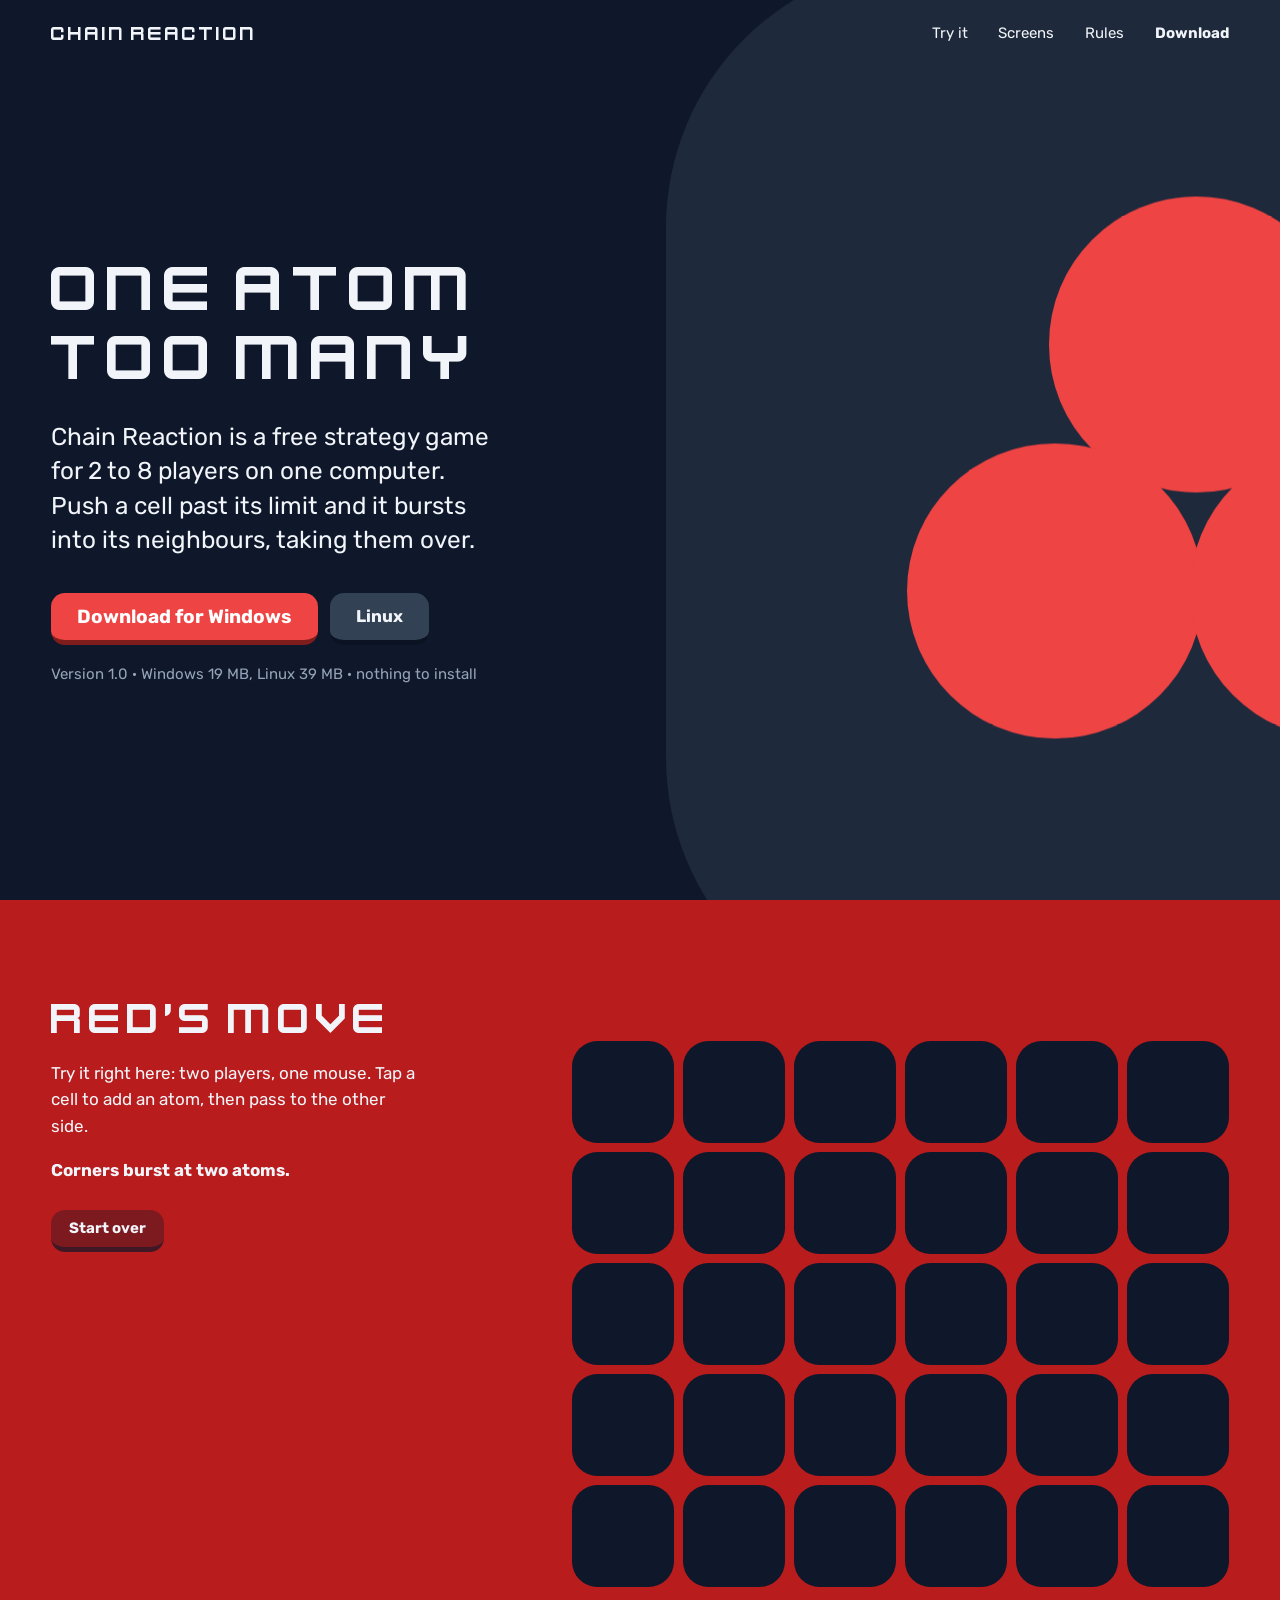
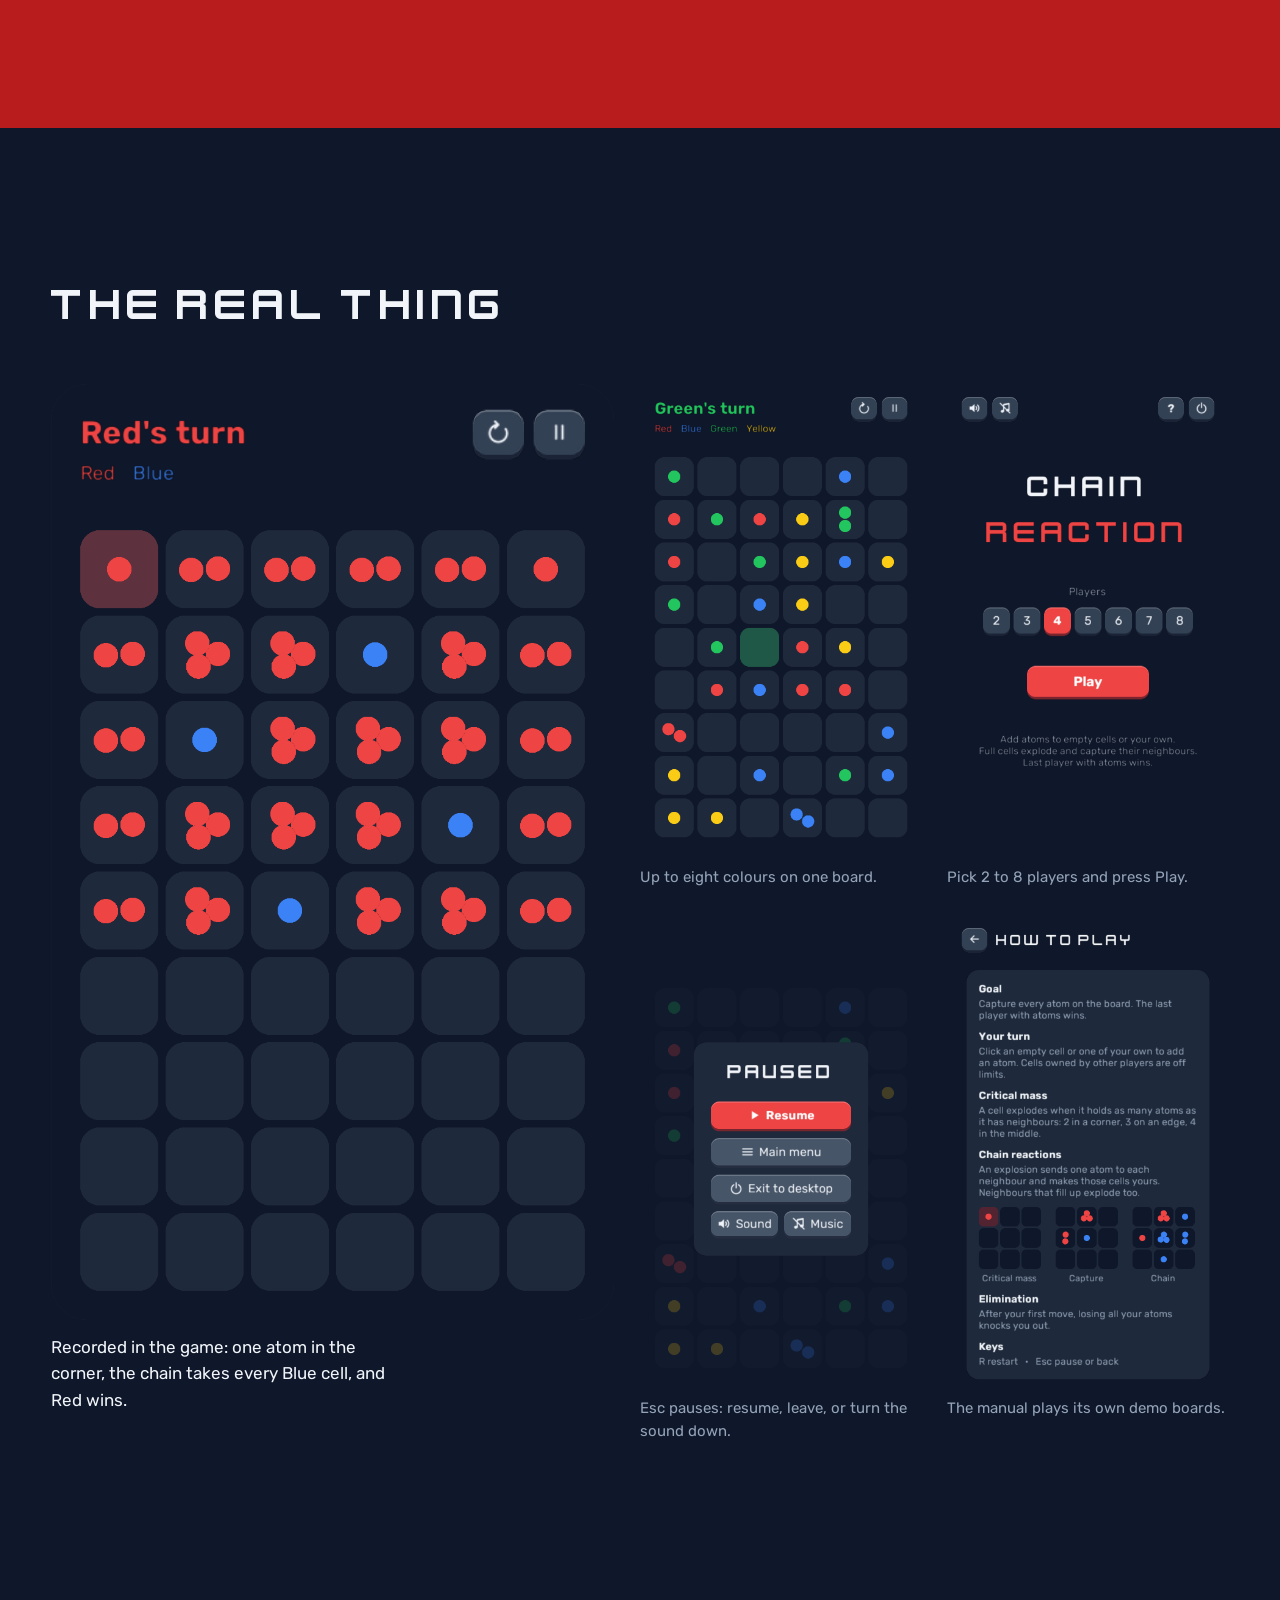
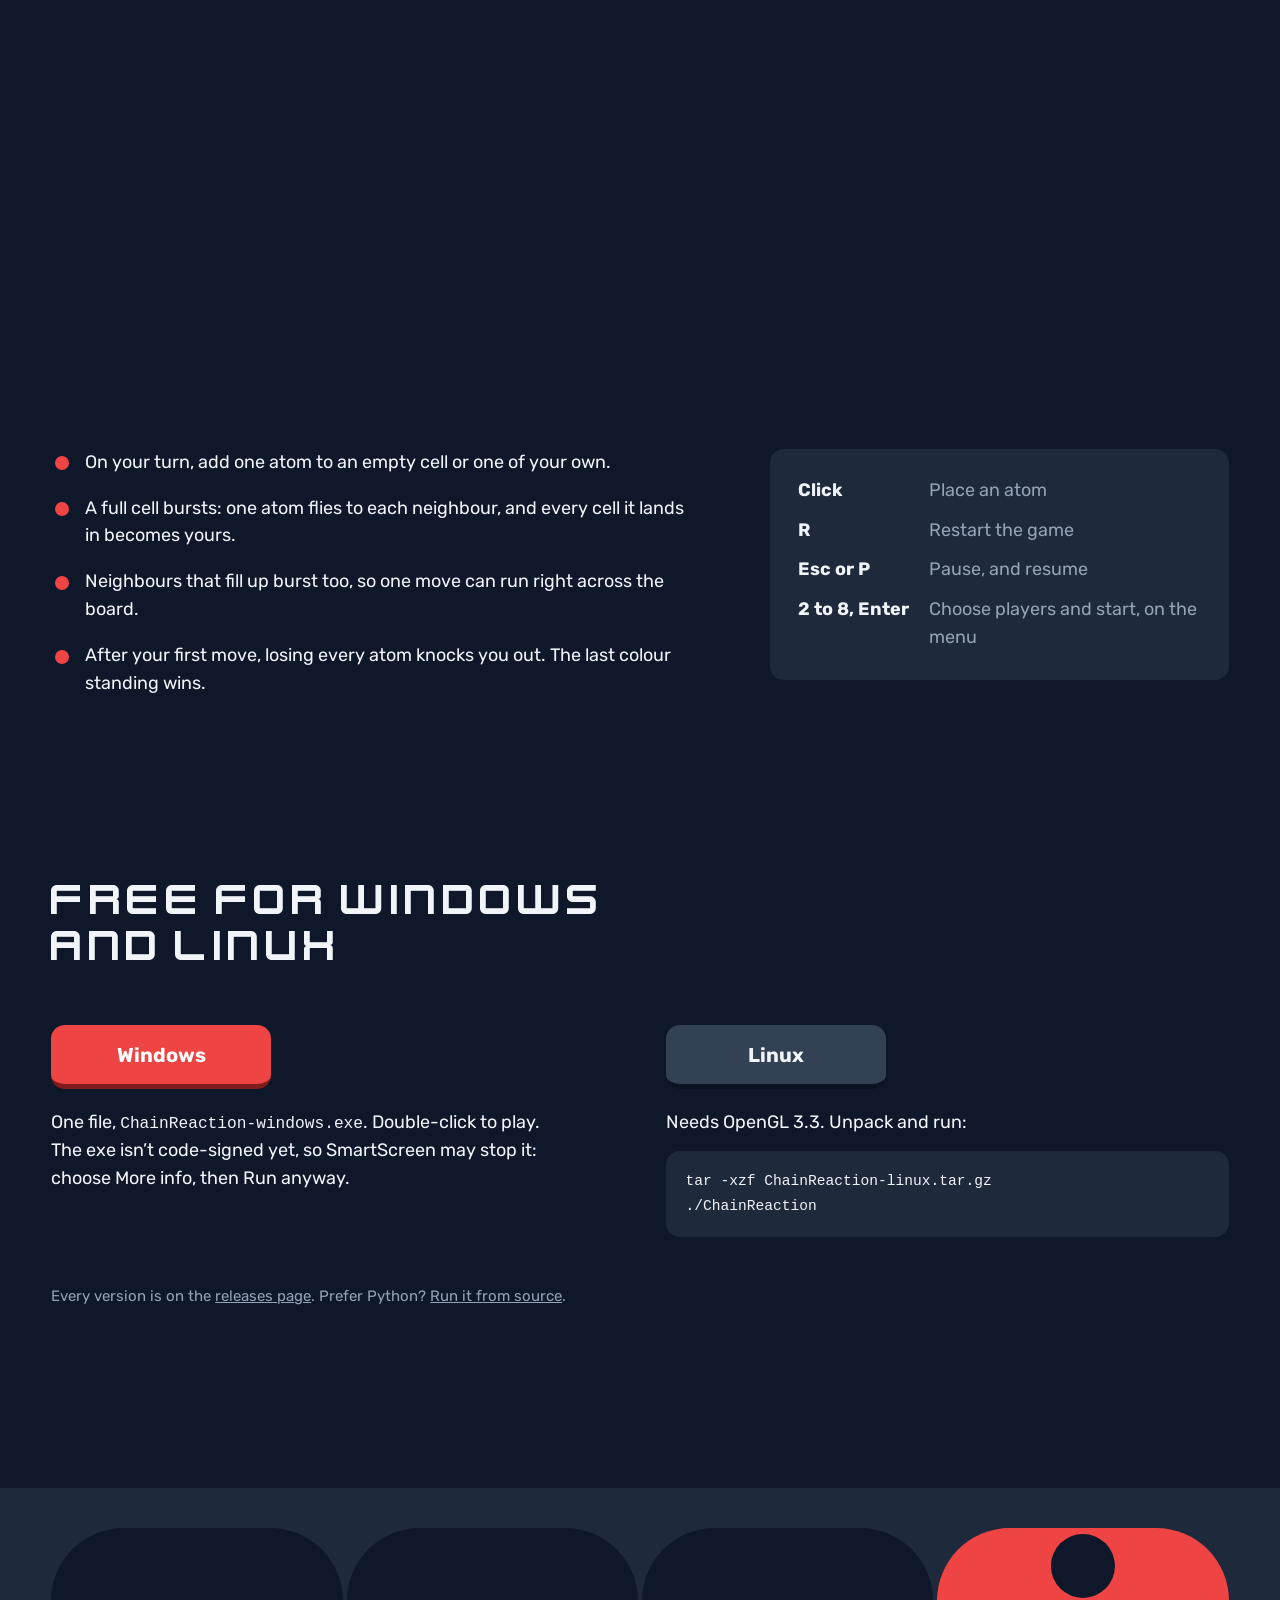
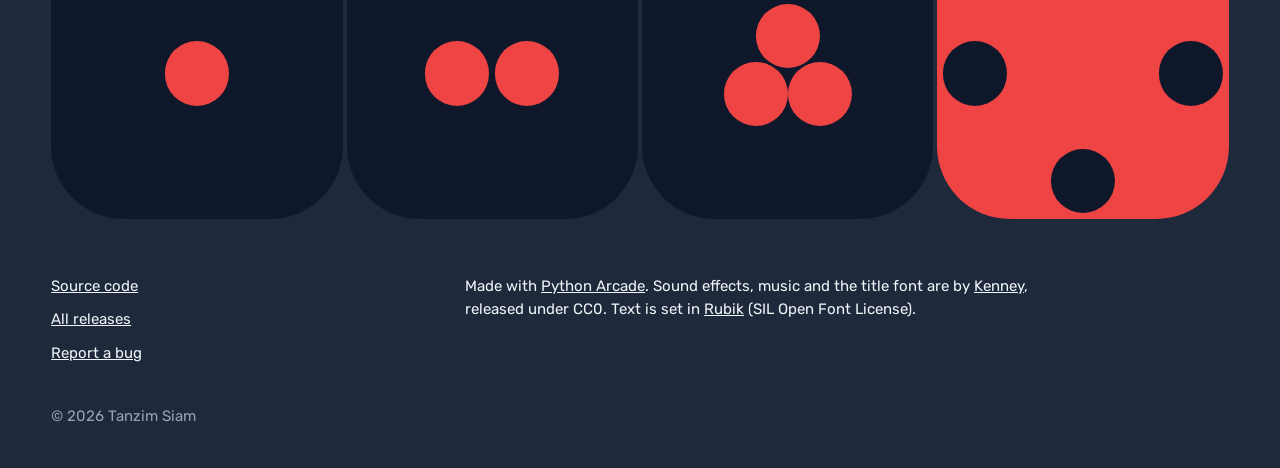
<file: site/index.html>
<!doctype html>
<html lang="en">
<head>
<meta charset="utf-8">
<meta name="viewport" content="width=device-width, initial-scale=1">
<title>Chain Reaction · Free strategy game for Windows and Linux</title>
<meta name="description" content="A free 2 to 8 player strategy game. Fill a cell past its limit and it bursts into its neighbours, taking them over. Download for Windows or Linux.">
<meta property="og:title" content="Chain Reaction">
<meta property="og:description" content="One atom too many and the board goes off. Free for Windows and Linux.">
<meta property="og:type" content="website">
<meta property="og:url" content="https://tanximsiam.github.io/Chain-Reaction/">
<meta property="og:image" content="https://tanximsiam.github.io/Chain-Reaction/img/banner.png">
<meta property="og:image:width" content="1200">
<meta property="og:image:height" content="630">
<meta property="og:image:alt" content="Chain Reaction: a free strategy game for 2 to 8 players, for Windows and Linux">
<meta name="twitter:card" content="summary_large_image">
<link rel="icon" href="img/icon.png">
<link rel="stylesheet" href="style.css">
<script>document.documentElement.classList.add("js")</script>
</head>
<body>

<header class="bar">
  <a class="wordmark" href="#top">Chain Reaction</a>
  <nav aria-label="Sections">
    <a href="#try">Try it</a>
    <a href="#screens">Screens</a>
    <a href="#rules">Rules</a>
    <a class="bar-action" href="#download">Download</a>
  </nav>
</header>

<main id="top">
  <section class="hero">
    <div class="hero-copy">
      <h1>One atom<br>too many</h1>
      <p class="lede">Chain Reaction is a free strategy game for 2 to 8 players on one computer. Push a cell past its limit and it bursts into its neighbours, taking them over.</p>
      <div class="actions">
        <a class="btn btn-accent" href="https://github.com/tanximsiam/Chain-Reaction/releases/latest/download/ChainReaction-windows.exe">Download for Windows</a>
        <a class="btn" href="https://github.com/tanximsiam/Chain-Reaction/releases/latest/download/ChainReaction-linux.tar.gz">Linux</a>
      </div>
      <p class="note">Version 1.0 · Windows 19 MB, Linux 39 MB · nothing to install</p>
    </div>
    <div class="hero-cell" aria-hidden="true">
      <div class="cluster"><i></i><i></i><i></i></div>
    </div>
  </section>

  <section class="try" id="try" data-turn="0">
    <div class="try-copy reveal">
      <h2><span id="turn-word">Red</span>’s move</h2>
      <p>Try it right here: two players, one mouse. Tap a cell to add an atom, then pass to the other side.</p>
      <p class="try-status" id="try-status" aria-live="polite">Corners burst at two atoms.</p>
      <button class="btn btn-small" id="try-reset" type="button">Start over</button>
    </div>
    <div class="board" id="board" data-ui role="grid" aria-label="Playable 5 by 6 Chain Reaction board"></div>
  </section>

  <section class="screens" id="screens">
    <h2 class="reveal">The real thing</h2>
    <div class="shots">
      <figure class="shot shot-main reveal">
        <video src="img/chain.mp4" poster="img/chain-poster.png" width="462" height="768" autoplay muted loop playsinline
               aria-label="Recorded gameplay: Red adds one atom to a corner, a chain of explosions captures every Blue cell, and Red wins"></video>
        <figcaption>Recorded in the game: one atom in the corner, the chain takes every Blue cell, and Red wins.</figcaption>
      </figure>
      <figure class="shot reveal">
        <img src="img/game.png" width="462" height="768" alt="A four-player game in progress: red, blue, green and yellow atoms across a 9 by 6 board, Green to move" loading="lazy">
        <figcaption>Up to eight colours on one board.</figcaption>
      </figure>
      <figure class="shot reveal">
        <img src="img/menu.png" width="462" height="768" alt="Start menu with the Chain Reaction title, player count buttons from 2 to 8 and a red Play button" loading="lazy">
        <figcaption>Pick 2 to 8 players and press Play.</figcaption>
      </figure>
      <figure class="shot reveal">
        <img src="img/pause.png" width="462" height="768" alt="Pause menu over a dimmed board with Resume, Main menu, Exit to desktop, Sound and Music" loading="lazy">
        <figcaption>Esc pauses: resume, leave, or turn the sound down.</figcaption>
      </figure>
      <figure class="shot reveal">
        <img src="img/manual.png" width="462" height="768" alt="How to play screen with rules and three small animated demo boards" loading="lazy">
        <figcaption>The manual plays its own demo boards.</figcaption>
      </figure>
    </div>
  </section>

  <section class="rules" id="rules">
    <h2 class="reveal">Know the<br>breaking point</h2>
    <div class="limits reveal" data-ui>
      <div class="limit limit-corner"><strong>Two atoms</strong><span>Corners have two neighbours, so two atoms set them off.</span></div>
      <div class="limit limit-edge"><strong>Three atoms</strong><span>Edges hold three before they burst.</span></div>
      <div class="limit limit-middle"><strong>Four atoms</strong><span>Middle cells take four, one for each side.</span></div>
    </div>
    <div class="rules-text">
      <ul class="atoms reveal">
        <li>On your turn, add one atom to an empty cell or one of your own.</li>
        <li>A full cell bursts: one atom flies to each neighbour, and every cell it lands in becomes yours.</li>
        <li>Neighbours that fill up burst too, so one move can run right across the board.</li>
        <li>After your first move, losing every atom knocks you out. The last colour standing wins.</li>
      </ul>
      <dl class="keys reveal">
        <dt>Click</dt><dd>Place an atom</dd>
        <dt>R</dt><dd>Restart the game</dd>
        <dt>Esc or P</dt><dd>Pause, and resume</dd>
        <dt>2 to 8, Enter</dt><dd>Choose players and start, on the menu</dd>
      </dl>
    </div>
  </section>

  <section class="download" id="download">
    <h2 class="reveal">Free for Windows<br>and Linux</h2>
    <div class="platforms">
      <div class="platform reveal">
        <a class="btn btn-accent btn-big" href="https://github.com/tanximsiam/Chain-Reaction/releases/latest/download/ChainReaction-windows.exe">Windows</a>
        <p>One file, <code>ChainReaction-windows.exe</code>. Double-click to play. The exe isn’t code-signed yet, so SmartScreen may stop it: choose More info, then Run anyway.</p>
      </div>
      <div class="platform reveal">
        <a class="btn btn-big" href="https://github.com/tanximsiam/Chain-Reaction/releases/latest/download/ChainReaction-linux.tar.gz">Linux</a>
        <p>Needs OpenGL 3.3. Unpack and run:</p>
        <pre><code>tar -xzf ChainReaction-linux.tar.gz
./ChainReaction</code></pre>
      </div>
    </div>
    <p class="note reveal">Every version is on the <a href="https://github.com/tanximsiam/Chain-Reaction/releases">releases page</a>. Prefer Python? <a href="https://github.com/tanximsiam/Chain-Reaction#run">Run it from source</a>.</p>
  </section>
</main>

<footer class="foot">
  <div class="mark" aria-hidden="true">
    <span class="mcell"><i></i></span>
    <span class="mcell"><i></i><i></i></span>
    <span class="mcell"><i></i><i></i><i></i></span>
    <span class="mcell mcell-burst"><i></i><i></i><i></i><i></i></span>
  </div>
  <div class="foot-cols">
    <nav aria-label="Project">
      <a href="https://github.com/tanximsiam/Chain-Reaction">Source code</a>
      <a href="https://github.com/tanximsiam/Chain-Reaction/releases">All releases</a>
      <a href="https://github.com/tanximsiam/Chain-Reaction/issues">Report a bug</a>
    </nav>
    <p>Made with <a href="https://api.arcade.academy/">Python Arcade</a>. Sound effects, music and the title font are by <a href="https://kenney.nl/">Kenney</a>, released under CC0. Text is set in <a href="https://github.com/googlefonts/rubik">Rubik</a> (SIL Open Font License).</p>
  </div>
  <p class="copy">© 2026 Tanzim Siam</p>
</footer>

<script src="main.js"></script>
</body>
</html>
</file>
<file: site/style.css>
@font-face {
  font-family: "Kenney Future";
  src: url("fonts/Kenney_Future.ttf") format("truetype");
  font-display: swap;
}
@font-face {
  font-family: "Rubik";
  src: url("fonts/Rubik-Regular.woff2") format("woff2");
  font-weight: 400;
  font-display: swap;
}
@font-face {
  font-family: "Rubik";
  src: url("fonts/Rubik-Bold.woff2") format("woff2");
  font-weight: 700;
  font-display: swap;
}

:root {
  /* The game's own palette (Tailwind slate + red). */
  --ground: #0f172a;
  --surface: #1e293b;
  --raised: #334155;
  --ink: #f1f5f9;
  --soft: #94a3b8;
  --accent: #ef4444;
  --accent-down: #dc2626;
  --lip-accent: #7f1d1d;
  --lip: #0b1222;
  --field-0: #b91c1c;   /* Red's turn: red 700, white text 6.5:1 */
  --field-1: #1d4ed8;   /* Blue's turn: blue 700, white text 6.7:1 */
  --p0: #ef4444;
  --p1: #3b82f6;
  --yellow: #facc15;
  --green: #22c55e;
  --cyan: #22d3ee;

  /* The motif: a cell's corner is a quarter of its side, as in the game (16px on 64px). */
  --cell-r: 25%;
  --radius: 14px;

  --display: "Kenney Future", "Rubik", Arial, sans-serif;
  /* Both faces ship with the site, so the page matches the game on every OS. */
  --text: "Rubik", Arial, Helvetica, sans-serif;
  /* Kenney Future is very wide (about 0.9em per letter), so display sizes sit lower than usual. */
  --step-1: clamp(40px, 5.4vw, 88px);
  --step-2: clamp(30px, 3.6vw, 60px);
  --step-3: clamp(20px, 1.9vw, 28px);
  --step-4: 18px;
  --step-5: 15px;
  --margin: clamp(16px, 4vw, 64px);
  --ease-out: cubic-bezier(0.22, 1, 0.36, 1);
}

*, *::before, *::after { box-sizing: border-box; }
html { scroll-behavior: smooth; }
body {
  margin: 0;
  background: var(--ground);
  color: var(--ink);
  font: 400 var(--step-4)/1.55 var(--text);
  -webkit-font-smoothing: antialiased;
  overflow-x: hidden;
}
h1, h2 {
  margin: 0;
  font-family: var(--display);
  font-weight: 400;
  line-height: 1;
  letter-spacing: -0.01em;
  text-transform: uppercase;
}
h1 { font-size: var(--step-1); }
h2 { font-size: var(--step-2); }
p { margin: 0; max-width: 60ch; }
a { color: inherit; }
img { display: block; max-width: 100%; height: auto; }
:focus-visible { outline: 3px solid var(--yellow); outline-offset: 3px; }
::selection { background: var(--accent); color: #fff; }
code, pre { font-family: ui-monospace, "Ubuntu Mono", Consolas, monospace; font-size: 0.9em; }

/* Bar */
.bar {
  position: absolute;
  inset: 0 0 auto 0;
  z-index: 3;
  display: flex;
  align-items: center;
  justify-content: space-between;
  padding: 22px var(--margin);
}
.wordmark {
  font: 400 20px/1 var(--display);
  text-transform: uppercase;
  text-decoration: none;
}
.bar nav { display: flex; gap: clamp(14px, 2.4vw, 32px); align-items: center; }
.bar nav a { text-decoration: none; font-size: var(--step-5); }
.bar nav a:hover { color: var(--accent); }
.bar .bar-action { font-weight: 700; }

/* Buttons: a cell-cornered face on a flat darker lip (a border, not a shadow). Pressing sinks onto the lip. */
.btn {
  display: inline-flex;
  align-items: center;
  justify-content: center;
  min-height: 52px;
  padding: 0 26px;
  border: 0;
  border-bottom: 5px solid var(--lip);
  border-radius: var(--radius);
  background: var(--raised);
  color: var(--ink);
  font: 700 17px/1 var(--text);
  text-decoration: none;
  cursor: pointer;
  transition: transform 120ms var(--ease-out), border-bottom-width 120ms var(--ease-out), background-color 120ms;
}
.btn:hover { background: #475569; transform: translateY(-1px); }
.btn:active { transform: translateY(5px); border-bottom-width: 0; }
/* 19px bold is large text (3:1 needed), so white on the title red (3.8:1) passes. */
.btn-accent { background: var(--accent); border-bottom-color: var(--lip-accent); color: #fff; font-size: 19px; }
.btn-accent:hover { background: var(--accent-down); }
.btn-small { min-height: 42px; padding: 0 18px; font-size: var(--step-5); }
.btn-big { min-height: 64px; min-width: 220px; font-size: 20px; }

/* Hero: one giant cropped cell with the icon's three atoms, spinning like a cell one atom from bursting. */
.hero {
  position: relative;
  min-height: 100svh;
  display: flex;
  align-items: center;
  padding: 120px var(--margin) 80px;
  overflow: hidden;
}
.hero-copy { position: relative; z-index: 1; max-width: 50%; }
.lede { margin-top: 28px; font-size: var(--step-3); line-height: 1.4; max-width: 30ch; }
.actions { display: flex; flex-wrap: wrap; gap: 12px; margin-top: 36px; }
.note { margin-top: 18px; font-size: var(--step-5); color: var(--soft); }
.note a:hover { color: var(--ink); }
.hero-cell {
  position: absolute;
  width: 118vh;
  height: 118vh;
  left: 52%;
  top: 50%;
  translate: 0 -46%;
  border-radius: var(--cell-r);
  background: var(--surface);
}
.cluster {
  position: absolute;
  inset: 21%;
  animation: spin 9s linear infinite;
}
.cluster i, .mcell i {
  position: absolute;
  border-radius: 50%;
  background: var(--accent);
}
.cluster i { width: 48%; height: 48%; }
.cluster i:nth-child(1) { left: 26%; top: 2%; }
.cluster i:nth-child(2) { left: 3%; top: 42%; }
.cluster i:nth-child(3) { left: 49%; top: 42%; }
@keyframes spin { to { rotate: 360deg; } }

/* Try it: the board on a field that takes the colour of whoever moves. */
.try {
  position: relative;
  display: grid;
  grid-template-columns: minmax(0, 5fr) minmax(0, 7fr);
  gap: clamp(24px, 4vw, 72px);
  align-items: center;
  min-height: 92svh;
  padding: 96px var(--margin);
  background: var(--field-0);
  transition: background-color 400ms var(--ease-out);
}
.try[data-turn="1"] { background: var(--field-1); }
.try-copy { align-self: start; }
.try-copy p { margin-top: 18px; font-size: 17px; max-width: 34ch; }
.try-status { font-weight: 700; min-height: 1.6em; }
.try-copy .btn { margin-top: 26px; background: rgb(15 23 42 / 0.35); border-bottom-color: rgb(15 23 42 / 0.55); }
.try-copy .btn:hover { background: rgb(15 23 42 / 0.5); }
.board {
  position: relative;
  display: grid;
  grid-template-columns: repeat(6, 1fr);
  gap: clamp(6px, 0.7vw, 10px);
  width: min(100%, 78vh);
  justify-self: end;
}
.cell {
  position: relative;
  aspect-ratio: 1;
  border: 0;
  padding: 0;
  border-radius: var(--cell-r);
  background: var(--ground);
  cursor: pointer;
  transition: background-color 120ms;
}
.cell:hover, .cell:focus-visible { background: #1e2a44; }
.cell[aria-disabled="true"] { cursor: not-allowed; }
.cell.shake { animation: shake 260ms; }
@keyframes shake { 25% { translate: -4px 0; } 75% { translate: 4px 0; } }
.atoms-in { position: absolute; inset: 0; }
.atoms-in.spin { animation: spin 1.8s linear infinite; }
.atom, .fly {
  position: absolute;
  width: 30%;
  height: 30%;
  border-radius: 50%;
  translate: -50% -50%;
}
.fly { z-index: 2; transition: left 200ms var(--ease-out), top 200ms var(--ease-out); }

/* Screens */
.screens { padding: clamp(96px, 12vw, 180px) var(--margin) 0; }
.shots {
  display: grid;
  grid-template-columns: 2fr 1fr 1fr;
  gap: clamp(14px, 2vw, 28px);
  align-items: start;
  margin-top: 56px;
}
.shot { margin: 0; }
.shot img, .shot video { display: block; width: 100%; height: auto; border-radius: 6.5% / 3.9%; background: var(--surface); }
.shot figcaption { margin-top: 14px; font-size: var(--step-5); color: var(--soft); max-width: 32ch; }
.shot-main { grid-row: span 2; }
.shot-main figcaption { color: var(--ink); font-size: 17px; }

/* Rules: the three limits as one bar, sized 2 : 3 : 4. */
.rules { padding: clamp(120px, 14vw, 200px) var(--margin) 0; }
.limits {
  display: flex;
  gap: 6px;
  margin-top: 64px;
  min-height: 22vh;
}
.limit {
  display: flex;
  flex-direction: column;
  justify-content: space-between;
  gap: 18px;
  padding: 20px;
  border-radius: var(--radius);
  color: var(--ground);
}
.limit strong { font: 400 var(--step-3)/1.1 var(--display); text-transform: uppercase; }
.limit span { font-size: 17px; max-width: 26ch; font-weight: 700; }
.limit-corner { flex: 2; background: var(--yellow); }
.limit-edge { flex: 3; background: var(--green); }
.limit-middle { flex: 4; background: var(--cyan); }
.rules-text {
  display: grid;
  grid-template-columns: minmax(0, 7fr) minmax(0, 5fr);
  gap: clamp(32px, 6vw, 96px);
  margin-top: 72px;
}
.atoms { list-style: none; margin: 0; padding: 0; display: grid; gap: 18px; }
.atoms li { position: relative; padding-left: 34px; max-width: 58ch; }
.atoms li::before {
  content: "";
  position: absolute;
  left: 4px;
  top: 0.42em;
  width: 14px;
  height: 14px;
  border-radius: 50%;
  background: var(--accent);
}
.keys {
  display: grid;
  grid-template-columns: auto 1fr;
  gap: 12px 20px;
  margin: 0;
  align-self: start;
  padding: 28px;
  border-radius: var(--radius);
  background: var(--surface);
}
.keys dt { font-weight: 700; }
.keys dd { margin: 0; color: var(--soft); }

/* Download */
.download { padding: clamp(120px, 14vw, 200px) var(--margin); }
.platforms {
  display: grid;
  grid-template-columns: 1fr 1fr;
  gap: clamp(24px, 4vw, 64px);
  margin-top: 56px;
}
.platform p { margin-top: 20px; max-width: 46ch; }
.platform code { color: var(--ink); }
.platform pre {
  margin: 14px 0 0;
  padding: 18px 20px;
  border-radius: var(--radius);
  background: var(--surface);
  overflow-x: auto;
}
.download > .note { margin-top: 48px; }

/* Footer: the mark is the burst itself, a cell filling up and going off. */
.foot { padding: 0 var(--margin) 40px; background: var(--surface); }
.mark {
  display: grid;
  grid-template-columns: repeat(4, 1fr);
  gap: 4px;
  padding-top: 40px;
}
.mcell {
  position: relative;
  aspect-ratio: 1;
  max-height: 34svh;
  border-radius: var(--cell-r);
  background: var(--ground);
}
.mcell i { width: 22%; height: 22%; translate: -50% -50%; }
.mcell:nth-child(1) i { left: 50%; top: 50%; }
.mcell:nth-child(2) i:nth-child(1) { left: 38%; top: 50%; }
.mcell:nth-child(2) i:nth-child(2) { left: 62%; top: 50%; }
.mcell:nth-child(3) i:nth-child(1) { left: 50%; top: 37%; }
.mcell:nth-child(3) i:nth-child(2) { left: 39%; top: 57%; }
.mcell:nth-child(3) i:nth-child(3) { left: 61%; top: 57%; }
.mcell-burst { background: var(--accent); }
.mcell-burst i { background: var(--ground); }
.mcell-burst i:nth-child(1) { left: 50%; top: 13%; }
.mcell-burst i:nth-child(2) { left: 13%; top: 50%; }
.mcell-burst i:nth-child(3) { left: 87%; top: 50%; }
.mcell-burst i:nth-child(4) { left: 50%; top: 87%; }
.foot-cols {
  display: grid;
  grid-template-columns: minmax(0, 1fr) minmax(0, 2fr);
  gap: 32px;
  margin-top: 56px;
  font-size: var(--step-5);
}
.foot-cols nav { display: grid; gap: 10px; }
.foot-cols a:hover { color: var(--accent); }
.copy { margin-top: 40px; font-size: var(--step-5); color: var(--soft); }

/* Motion: entrances are opt-in (html.js), so content never stays hidden without script. */
.js .reveal { opacity: 0; translate: 0 24px; transition: opacity 600ms var(--ease-out), translate 600ms var(--ease-out); }
.js .reveal.in { opacity: 1; translate: 0 0; }
.js .shot-main video { clip-path: inset(0 0 100% 0); scale: 1.12; transition: clip-path 1.1s var(--ease-out), scale 1.1s var(--ease-out); }
.js .shot-main.in video { clip-path: inset(0 0 0 0); scale: 1; }
.js .hero-copy > * { animation: rise 700ms var(--ease-out) both; }
.js .hero-copy > :nth-child(2) { animation-delay: 80ms; }
.js .hero-copy > :nth-child(3) { animation-delay: 160ms; }
.js .hero-copy > :nth-child(4) { animation-delay: 240ms; }
.js .hero-cell { animation: enter 1.1s var(--ease-out) both; }
@keyframes rise { from { opacity: 0; translate: 0 24px; } }
@keyframes enter { from { opacity: 0; transform: translateX(12%); } }

@media (prefers-reduced-motion: reduce) {
  *, *::before, *::after { animation: none !important; transition-duration: 1ms !important; }
  .js .reveal, .js .shot-main video { opacity: 1; translate: none; clip-path: none; scale: 1; }
}

/* Tablet: the 2 : 3 : 4 bar and the keys box are too narrow side by side. */
@media (max-width: 900px) {
  .limits { flex-direction: column; min-height: 0; }
  .limit { flex: none; }
  .limit-corner { min-height: 96px; }
  .limit-edge { min-height: 144px; }
  .limit-middle { min-height: 192px; }
  .rules-text { grid-template-columns: 1fr; }
  .keys { max-width: 520px; }
}

/* Phone */
@media (max-width: 760px) {
  .bar nav a:not(.bar-action) { display: none; }
  .hero { display: block; min-height: 100svh; padding: 104px 16px 0; }
  .hero-copy { max-width: none; }
  h1 { font-size: 10vw; }
  .lede { font-size: 17px; }
  .hero-cell { width: 130vw; height: 130vw; left: 50%; top: auto; bottom: -48vw; translate: -50% 0; position: absolute; }
  .hero { min-height: 0; padding-bottom: 78vw; }
  .hero-cell { bottom: -56vw; }
  .try { grid-template-columns: 1fr; padding: 72px 16px; min-height: 86svh; }
  .board { width: 100%; justify-self: stretch; }
  h2 { font-size: 7.6vw; }
  .shots { grid-template-columns: 1fr 1fr; }
  .shot-main { grid-column: 1 / -1; grid-row: auto; }
  .platforms, .foot-cols { grid-template-columns: 1fr; }
  .mark { gap: 4px; }
}
</file>
